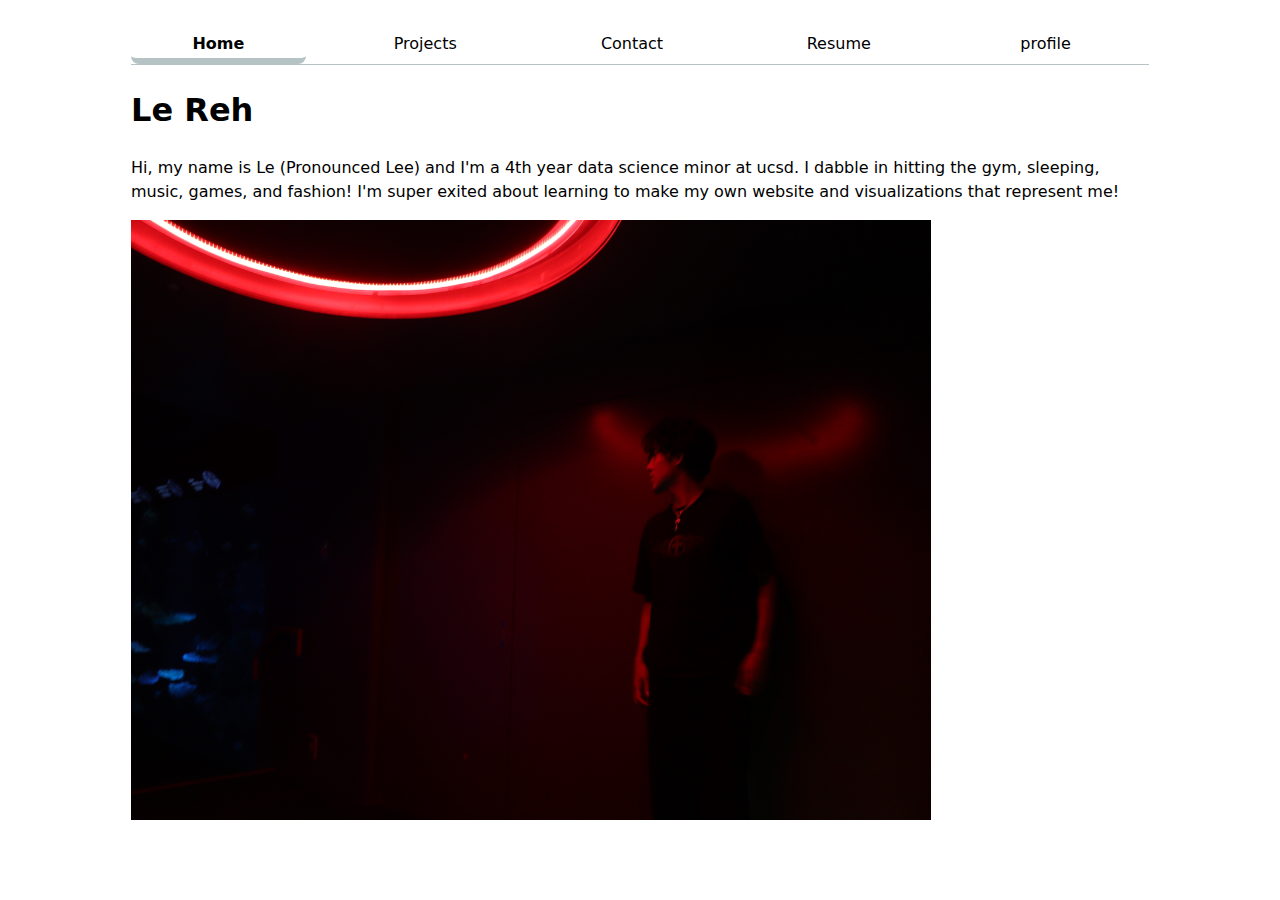
<file: index.html>
<!DOCTYPE html>
<html lang="en">
<head>
    <meta charset="UTF-8">
    <meta name="viewport" content="width=device-width, initial-scale=1.0">
    <title>Le Reh: Personal site and portfolio</title>
    <link rel="stylesheet" href="style.css" />
</head>
<body>
<nav>
    <a href="./" class="active">Home</a><br/>
    <a href="./projects/">Projects</a><br/>
    <a href="./contact/">Contact</a><br/>
    <a href="../Resume/">Resume</a><br/>
    <a href="https://github.com/LeDoesCS" target="_blank" rel="noopener">profile</a><br/>
</nav>
<h1> Le Reh </h1>
<p>Hi, my name is Le (Pronounced Lee) and I'm a 4th year data science minor at ucsd. I dabble in hitting the gym, sleeping, music, games, and fashion! I'm super exited about learning to make my own website and visualizations that represent me!</p>
<img src="images/IMG_1621.JPG" alt="picture of me in a dimly lit room with a red led light overhead and i'm looking off into the distance mysteriously" width="800" height="600">
</body>
</html>
</file>
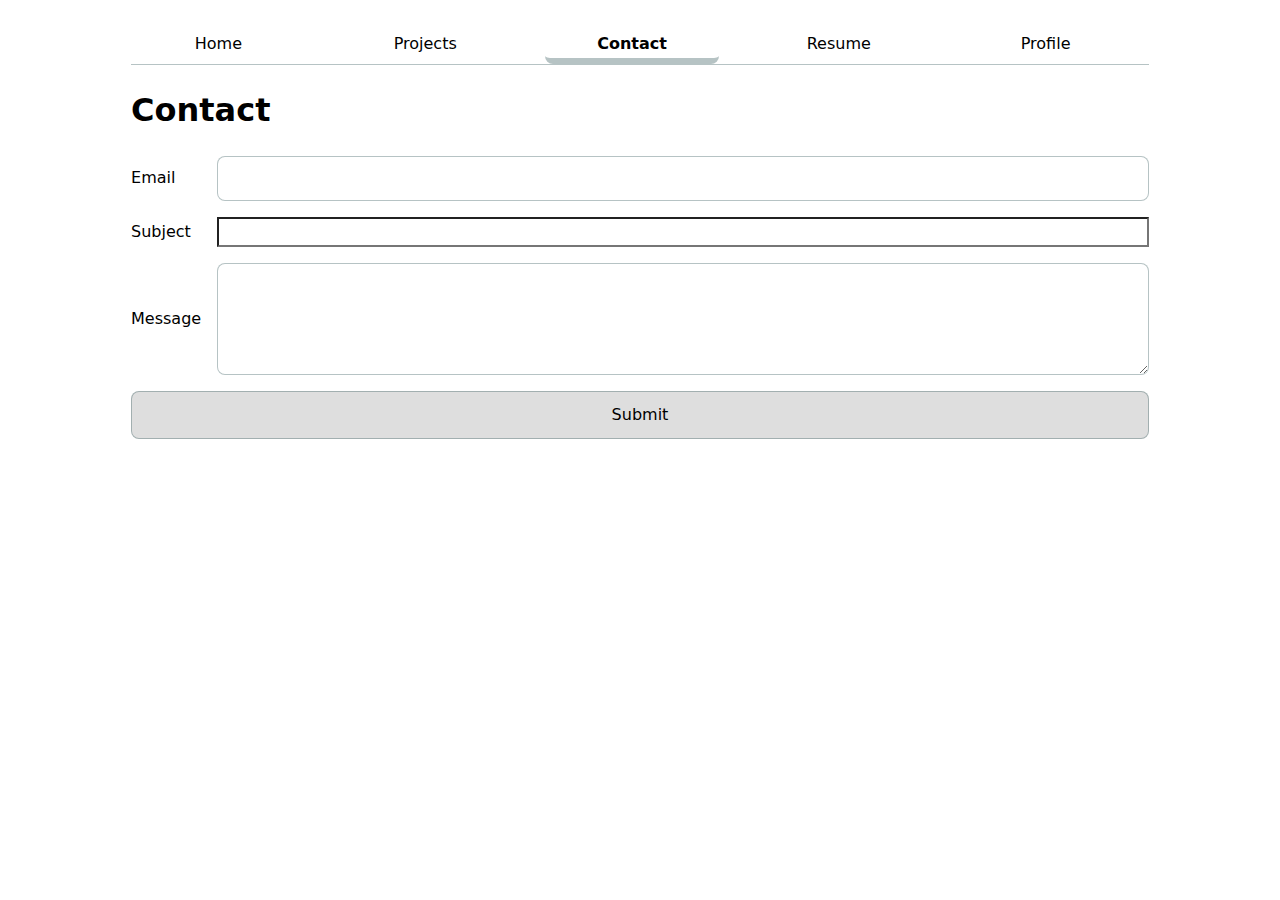
<file: contact/index.html>
<!DOCTYPE html>
<html lang="en">
<head>
  <meta charset="UTF-8" />
  <title>Contact</title>
  <link rel="stylesheet" href="../style.css" />
</head>
<body>
  <nav>
    <a href="../">Home</a><br/>
    <a href="../projects/">Projects</a><br/>
    <a href="../contact/" class="active">Contact</a><br/>
    <a href="../resume/index.html">Resume</a><br/>
    <a href="https://github.com/LeDoesCS" target="_blank" rel="noopener">Profile</a><br/>
  </nav>

  <main>
    <h1>Contact</h1>

    <form action="mailto:lereh80@gmail.com" method="POST" enctype="text/plain">
      <label>
        Email
        <input name="email" type="email" required />
      </label>

      <label>
        Subject
        <input name="subject" required />
      </label>

      <label>
        Message
        <textarea name="body" rows="1"></textarea>
      </label>

      <button>Submit</button>
    </form>
  </main>
</body>
</html>
</file>
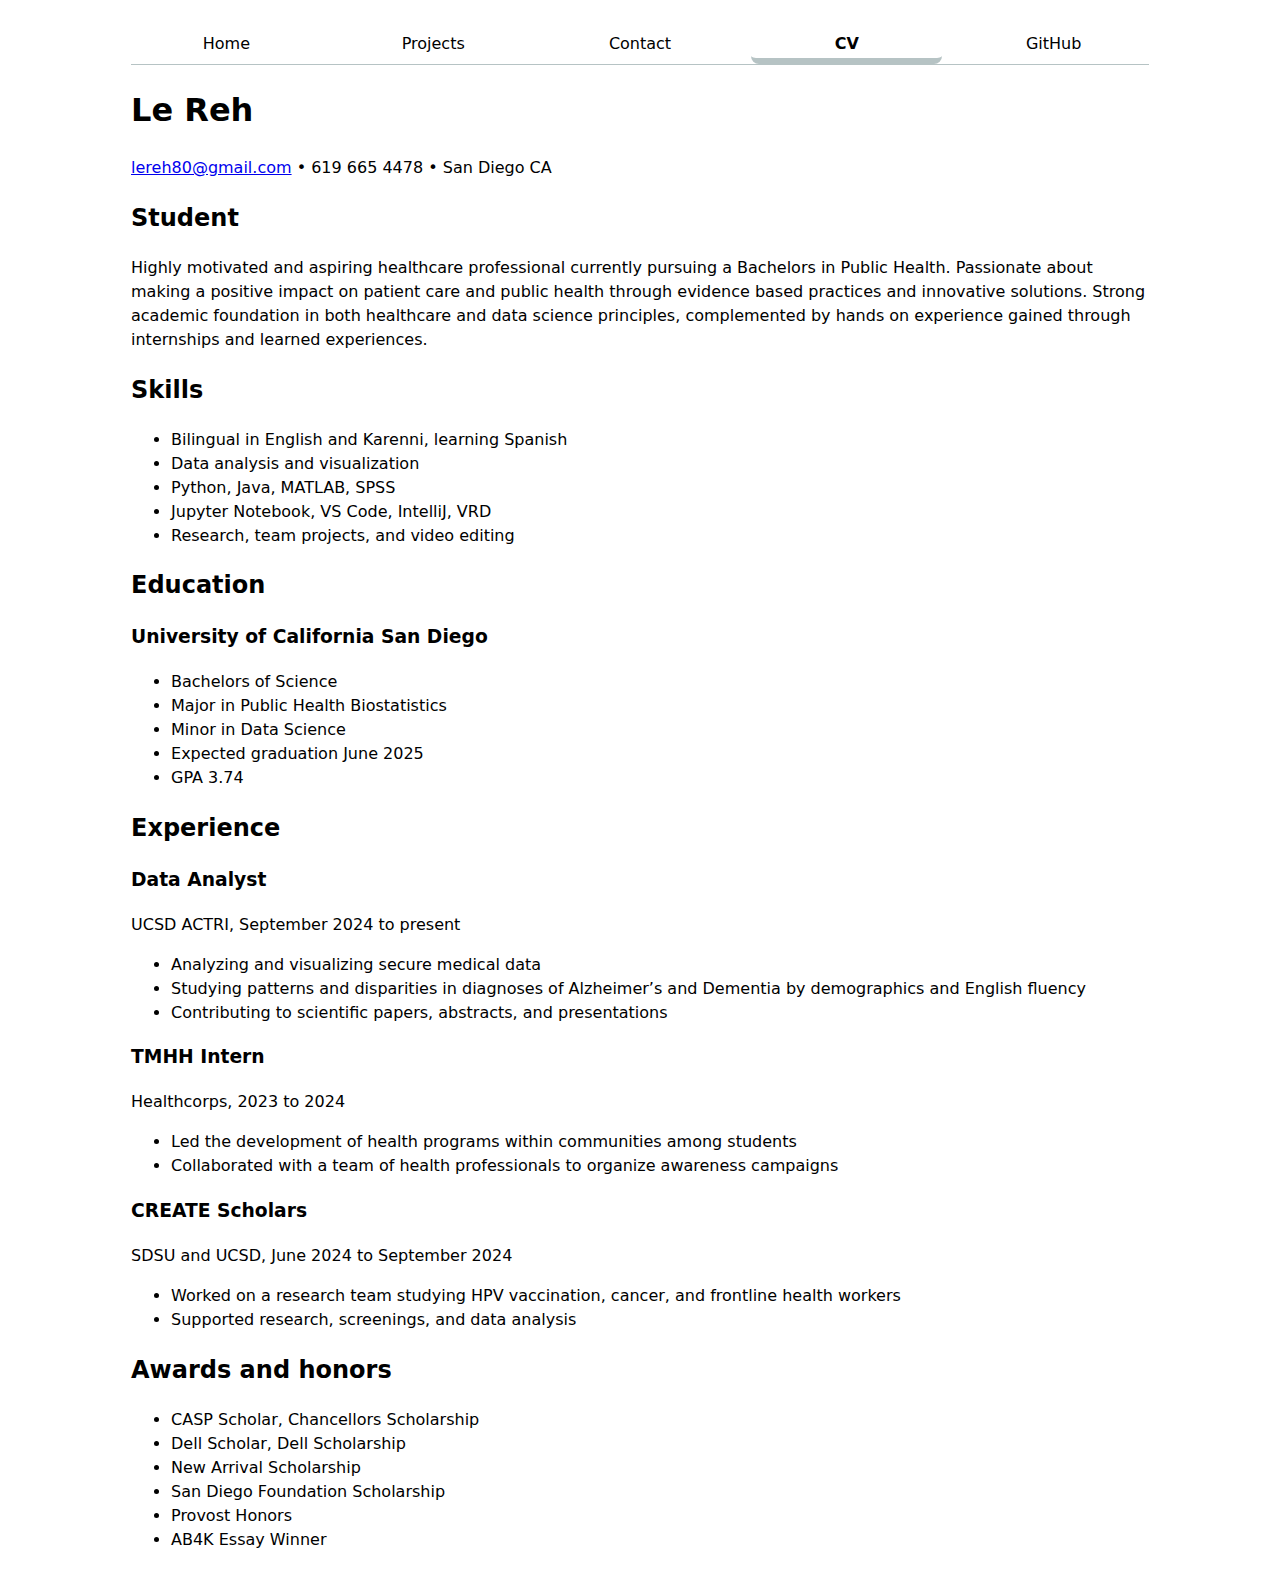
<file: Resume/index.html>
<!DOCTYPE html>
<html lang="en">
<head>
  <meta charset="UTF-8" />
  <meta name="viewport" content="width=device-width, initial-scale=1" />
  <title>CV — Le Reh</title>
  <link rel="stylesheet" href="../style.css" />
</head>
<body>
  <nav>
    <a href="../">Home</a>
    <a href="../projects/">Projects</a>
    <a href="../contact/">Contact</a>
    <a href="../Resume/" class="active">CV</a>
    <a href="https://github.com/your-username" target="_blank" rel="noopener">GitHub</a>
  </nav>

  <main>
    <header>
      <h1>Le Reh</h1>
      <p>
        <a href="mailto:lereh80@gmail.com">lereh80@gmail.com</a> •
        619 665 4478 •
        San Diego CA
      </p>
    </header>

    <section aria-labelledby="summary">
      <h2 id="summary">Student</h2>
      <p>
        Highly motivated and aspiring healthcare professional currently pursuing a Bachelors in Public Health.
        Passionate about making a positive impact on patient care and public health through evidence based
        practices and innovative solutions. Strong academic foundation in both healthcare and data science
        principles, complemented by hands on experience gained through internships and learned experiences.
      </p>
    </section>

    <section aria-labelledby="skills">
      <h2 id="skills">Skills</h2>
      <ul>
        <li>Bilingual in English and Karenni, learning Spanish</li>
        <li>Data analysis and visualization</li>
        <li>Python, Java, MATLAB, SPSS</li>
        <li>Jupyter Notebook, VS Code, IntelliJ, VRD</li>
        <li>Research, team projects, and video editing</li>
      </ul>
    </section>

    <section aria-labelledby="education">
      <h2 id="education">Education</h2>
      <article>
        <h3>University of California San Diego</h3>
        <ul>
          <li>Bachelors of Science</li>
          <li>Major in Public Health Biostatistics</li>
          <li>Minor in Data Science</li>
          <li>Expected graduation <time datetime="2025-06">June 2025</time></li>
          <li>GPA 3.74</li>
        </ul>
      </article>
    </section>

    <section aria-labelledby="experience">
      <h2 id="experience">Experience</h2>

      <article>
        <h3>Data Analyst</h3>
        <p>UCSD ACTRI, <time datetime="2024-09">September 2024</time> to present</p>
        <ul>
          <li>Analyzing and visualizing secure medical data</li>
          <li>Studying patterns and disparities in diagnoses of Alzheimer’s and Dementia by demographics and English fluency</li>
          <li>Contributing to scientific papers, abstracts, and presentations</li>
        </ul>
      </article>

      <article>
        <h3>TMHH Intern</h3>
        <p>Healthcorps, <time datetime="2023">2023</time> to <time datetime="2024">2024</time></p>
        <ul>
          <li>Led the development of health programs within communities among students</li>
          <li>Collaborated with a team of health professionals to organize awareness campaigns</li>
        </ul>
      </article>

      <article>
        <h3>CREATE Scholars</h3>
        <p>SDSU and UCSD, <time datetime="2024-06">June 2024</time> to <time datetime="2024-09">September 2024</time></p>
        <ul>
          <li>Worked on a research team studying HPV vaccination, cancer, and frontline health workers</li>
          <li>Supported research, screenings, and data analysis</li>
        </ul>
      </article>
    </section>

    <section aria-labelledby="awards">
      <h2 id="awards">Awards and honors</h2>
      <ul>
        <li>CASP Scholar, Chancellors Scholarship</li>
        <li>Dell Scholar, Dell Scholarship</li>
        <li>New Arrival Scholarship</li>
        <li>San Diego Foundation Scholarship</li>
        <li>Provost Honors</li>
        <li>AB4K Essay Winner</li>
      </ul>
    </section>
  </main>
</body>
</html>
</file>
<file: style.css>
:root { --nav-border: #cfd4dc; --color-accent: #93c5fd; }
@supports (color: oklch(0.8 0.03 200)) { :root { --nav-border: oklch(0.8 0.03 200); } }
@supports (color: oklch(0 0 0)) { :root { --color-accent: oklch(88% 0.08 240); } }

body {
  font: 100%/1.5 system-ui;
  max-width: 100ch;
  margin-inline: auto;
  padding-block: 1rem;
  padding-inline: clamp(1rem, 4vw, 2rem);
}

nav {
  display: flex;
  gap: 1rem;
  align-items: flex-end;
  flex-wrap: wrap;
  margin-block: 0 1rem;
  border-bottom: 1px solid var(--nav-border);
}
nav a {
  flex: 1;
  text-decoration: none;
  color: inherit;
  text-align: center;
  padding: .5em .75em;
  border-radius: .5rem;
}
nav a:hover,
nav a:focus-visible {
  border-bottom: .4em solid var(--color-accent);
  padding-bottom: .1em;
  background: oklch(from var(--color-accent) 95% 5% h);
}
nav a.active,
nav a[aria-current="page"] {
  font-weight: 700;
  border-bottom: .4em solid var(--nav-border);
  padding-bottom: .1em;
}

input, textarea, button { font: inherit; line-height: 1.5; }
form {
  display: grid;
  grid-template-columns: auto 1fr;
  gap: 1em;
  align-items: center;
}
@supports (grid-template-columns: subgrid) {
  form label {
    display: grid;
    grid-template-columns: subgrid;
    grid-column: 1 / -1;
    column-gap: 1rem;
    align-items: center;
  }
}
@supports not (grid-template-columns: subgrid) {
  form label { display: contents; }
}
form input[type="email"],
form input[type="text"],
form textarea {
  width: 100%;
  padding: .6rem .75rem;
  border: 1px solid var(--nav-border);
  border-radius: .5rem;
  background: #fff;
  box-sizing: border-box;
}
form textarea { min-height: 7rem; resize: vertical; }
form button {
  grid-column: 1 / -1;
  width: 100%;
  padding: .7rem;
  border: 1px solid var(--nav-border);
  border-radius: .5rem;
  background: #e9edf3;
  color: inherit;
  cursor: pointer;
}
form button:hover { background: #dfe5ec; }
input:focus, textarea:focus, button:focus-visible {
  outline: 2px solid var(--color-accent);
  outline-offset: 2px;
  border-color: var(--color-accent);
}

.projects {
  display: grid;
  grid-template-columns: repeat(auto-fill, minmax(15em, 1fr));
  gap: 1.25rem;
  align-items: start;
}
.projects article {
  display: grid;
  gap: .75rem;
  grid-row: span 3;
}
@supports (grid-template-rows: subgrid) {
  .projects { row-gap: 1.25rem; }
  .projects article { grid-template-rows: subgrid; }
}
@supports not (grid-template-rows: subgrid) {
  .projects article { grid-auto-rows: min-content; }
  .projects article img { aspect-ratio: 16/9; }
}
.projects h2 { margin: 0; font-size: 1.1rem; }
.projects img { width: 100%; height: auto; display: block; }
.projects p { margin: .25rem 0 0; }

.resume {
  display: grid;
  gap: 2rem;
}
.resume > header {
  padding-block: .25rem 1rem;
  border-bottom: 1px solid var(--nav-border);
}
.resume > header h1 {
  font-size: clamp(2rem, 6vw, 3rem);
  line-height: 1.1;
  margin: 0 0 .25rem 0;
}
.resume section { display: grid; gap: 1rem; }
.resume section > h2 {
  margin: 0;
  font-size: 1.1rem;
  letter-spacing: .02em;
  text-transform: uppercase;
  font-weight: 700;
}
.resume section > h2::after {
  content: "";
  display: block;
  height: .3rem;
  width: 4rem;
  background: var(--color-accent);
  border-radius: .25rem;
  margin-top: .35rem;
}
.resume article {
  display: grid;
  grid-template-columns: 1fr;
  row-gap: .25rem;
  padding-block: .5rem;
  border-bottom: 1px solid #eee;
}
.resume article:last-child { border-bottom: 0; }
.resume article > header { display: contents; }
.resume h3 { margin: 0; font-size: 1rem; }
.resume article > p { margin: 0; }
.resume ul { margin: .25rem 0 0; padding-left: 1.1rem; }
.resume li { margin: .25rem 0; }
.resume li::marker { color: var(--nav-border); }
.resume img { max-width: 100%; height: auto; display: block; }
.resume time {
  color: #555;
  font-variant-numeric: tabular-nums;
  white-space: nowrap;
}
.resume #experience article {
  grid-template-columns: 1fr auto;
  align-items: baseline;
}
.resume #experience article h3 { grid-column: 1; }
.resume #experience article p:first-of-type {
  grid-column: 2;
  justify-self: end;
  margin: 0;
}
.resume #experience article ul,
.resume #experience article p:not(:first-of-type) {
  grid-column: 1 / -1;
  margin: .25rem 0 0;
}
.resume #education article { grid-template-columns: 1fr; }
.resume #education article h3 { margin: 0 0 .25rem; }
.resume #education article ul { margin: .25rem 0 0; }

.resume #skills + ul {
  display: grid;
  grid-template-columns: 1fr;
  gap: .5rem 2rem;
  margin: .25rem 0 0;
}
@media (min-width: 48rem) {
  .resume #skills + ul { grid-template-columns: repeat(2, minmax(0, 1fr)); }
  .resume #education article ul { grid-template-columns: repeat(2, minmax(0, 1fr)); display: grid; gap: .5rem 2rem; }
}


html {
  color-scheme: light dark;
  background: canvas;
  color: canvastext;
}
:root { --nav-border: oklch(50% 10% 200 / 40%); }


nav { border-bottom: 1px solid var(--nav-border); }
form input[type="email"],
form input[type="text"],
form textarea { border: 1px solid var(--nav-border); }
form button { border: 1px solid var(--nav-border); }
.resume article { border-bottom: 1px solid var(--nav-border); }

nav a:hover,
nav a:focus-visible {
  border-bottom: .4em solid var(--color-accent);
  padding-bottom: .1em;
  background: color-mix(in oklch, var(--color-accent), canvas 85%);
}

.color-scheme {
  position: fixed;
  top: max(1rem, env(safe-area-inset-top));
  right: max(1rem, env(safe-area-inset-right));
  font-size: 0.875rem;
  z-index: 1000;
}

input, textarea, button, select { font: inherit; line-height: 1.5; }

.color-scheme select {
  padding: .25rem .5rem;
  border: 1px solid var(--nav-border);
  border-radius: .375rem;
  background: canvas;
  color: canvastext;
}

@media (max-width: 38rem) {
  body { padding-top: 3rem; }
}


form label { color: canvastext; }

form input[type="email"],
form input[type="text"],
form textarea,
form button {
  background: canvas;
  color: canvastext;
  border: 1px solid var(--nav-border);
  box-shadow: none;
}

form ::placeholder {
  color: color-mix(in oklch, canvastext, canvas 60%);
  opacity: 1;
}

input:focus-visible,
textarea:focus-visible,
button:focus-visible {
  outline: 2px solid var(--color-accent);
  outline-offset: 2px;
  border-color: var(--color-accent);
}

input:invalid,
textarea:invalid {
  background: canvas;
  box-shadow: none;
}

input:-webkit-autofill,
textarea:-webkit-autofill {
  -webkit-text-fill-color: canvastext;
  transition: background-color 10000s ease-in-out 0s;
  box-shadow: 0 0 0px 1000px canvas inset;
  border-color: var(--nav-border);
}

form button {
  background: color-mix(in oklch, canvas, canvastext 10%);
  color: canvastext;
  border-radius: .5rem;
  cursor: pointer;
}
form button:hover {
  background: color-mix(in oklch, canvas, canvastext 18%);
}
form button:active {
  background: color-mix(in oklch, canvas, canvastext 26%);
}
</file>
